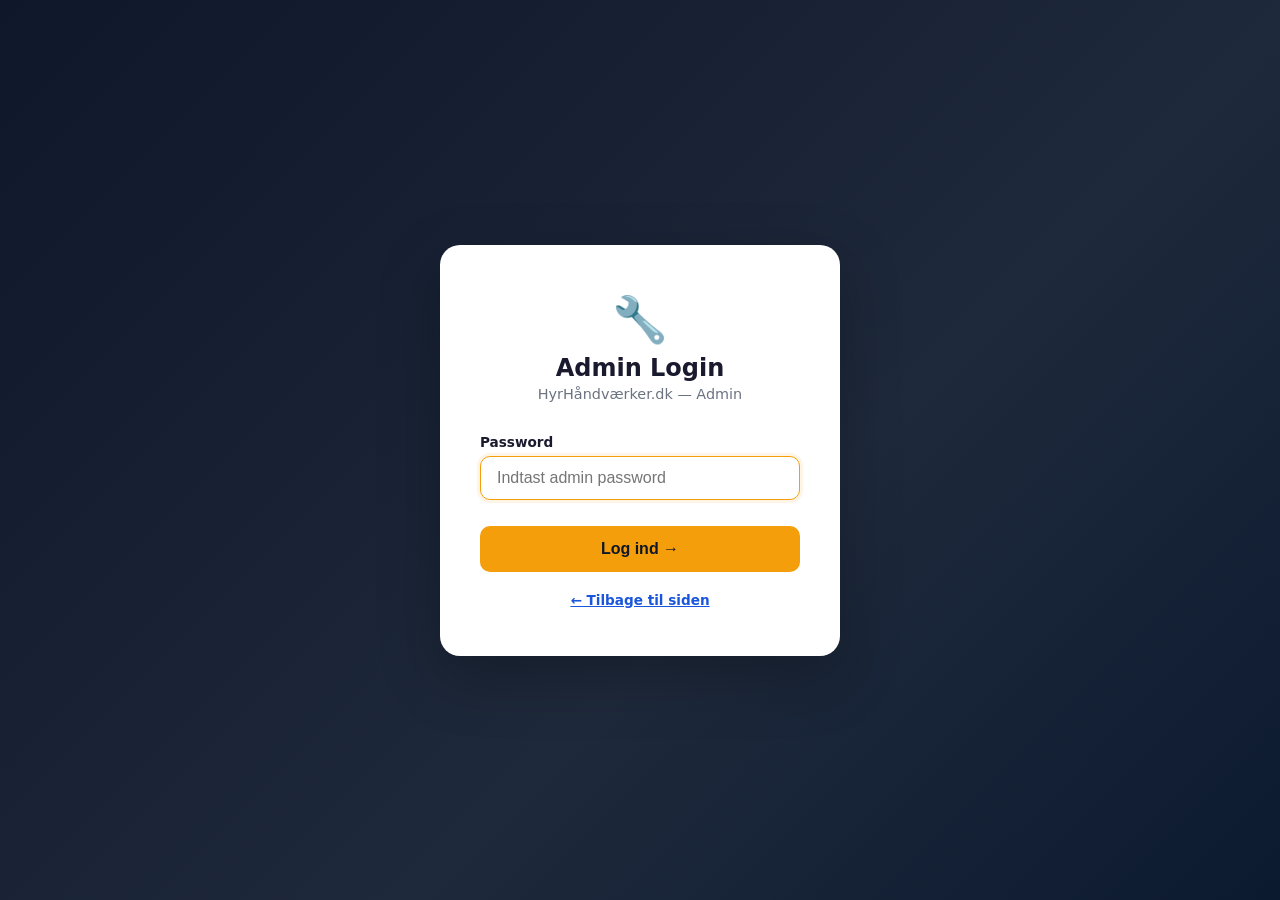
<file: admin.html>
<!DOCTYPE html>
<html lang="da">
<head>
  <meta charset="UTF-8" />
  <meta name="viewport" content="width=device-width, initial-scale=1.0" />
  <title>Admin – HyrHåndværker.dk</title>
  <style>
    *, *::before, *::after { box-sizing: border-box; margin: 0; padding: 0; }
    :root {
      --navy:#0f172a; --navy-2:#1e293b; --navy-3:#334155;
      --gold:#f59e0b; --gold-dark:#d97706; --gold-light:#fef3c7;
      --text:#0f172a; --muted:#64748b; --border:#e2e8f0; --bg:#f8fafc; --white:#fff;
      --green:#059669; --red:#dc2626; --orange:#f59e0b; --purple:#7c3aed;
      --link:#2563eb;
    }
    body { font-family: -apple-system, BlinkMacSystemFont, 'Segoe UI', system-ui, sans-serif; background: var(--bg); color: var(--text); min-height: 100vh; }

    /* TOPBAR */
    .topbar { background: var(--navy); color: #fff; padding: 0 24px; height: 60px; display: flex; align-items: center; justify-content: space-between; border-bottom: 2px solid var(--gold); }
    .topbar-logo { font-weight: 800; font-size: 1rem; display: flex; align-items: center; gap: 8px; color: var(--white); }
    .topbar-logo span { color: var(--gold); }
    .topbar-right { display: flex; align-items: center; gap: 16px; font-size: .88rem; color: #94a3b8; }
    .topbar-right a { color: #94a3b8; text-decoration: none; cursor: pointer; transition: color .15s; }
    .topbar-right a:hover { color: var(--gold); }

    /* LAYOUT */
    .layout { display: flex; min-height: calc(100vh - 60px); }
    .sidebar { width: 220px; background: var(--navy-2); border-right: 1px solid var(--navy-3); padding: 24px 0; flex-shrink: 0; }
    .sidebar a { display: flex; align-items: center; gap: 10px; padding: 11px 24px; font-size: .92rem; font-weight: 500; color: #94a3b8; text-decoration: none; cursor: pointer; transition: all .12s; border-left: 3px solid transparent; }
    .sidebar a:hover { background: rgba(245,158,11,.08); color: var(--gold); }
    .sidebar a.active { background: rgba(245,158,11,.12); color: var(--gold); border-left-color: var(--gold); font-weight: 700; }
    .sidebar-section { font-size: .7rem; font-weight: 700; text-transform: uppercase; letter-spacing: .1em; color: var(--navy-3); padding: 18px 24px 6px; }
    .main { flex: 1; padding: 32px; overflow-y: auto; }

    /* STAT CARDS */
    .stat-cards { display: grid; grid-template-columns: repeat(auto-fill, minmax(180px, 1fr)); gap: 16px; margin-bottom: 32px; }
    .stat-card { background: var(--white); border: 1px solid var(--border); border-radius: 12px; padding: 20px 24px; border-top: 3px solid var(--border); }
    .stat-card .val { font-size: 2.2rem; font-weight: 900; letter-spacing: -.02em; }
    .stat-card .lbl { font-size: .82rem; color: var(--muted); margin-top: 4px; }
    .stat-card.blue   { border-top-color: var(--link); } .stat-card.blue   .val { color: var(--link); }
    .stat-card.gold   { border-top-color: var(--gold); } .stat-card.gold   .val { color: var(--gold-dark); }
    .stat-card.green  { border-top-color: var(--green); } .stat-card.green  .val { color: var(--green); }
    .stat-card.purple { border-top-color: var(--purple); } .stat-card.purple .val { color: var(--purple); }

    /* SECTIONS */
    .section-head { display: flex; align-items: center; justify-content: space-between; margin-bottom: 20px; flex-wrap: wrap; gap: 12px; }
    .section-head h2 { font-size: 1.25rem; font-weight: 800; }
    .tab-panel { display: none; } .tab-panel.active { display: block; }

    /* TABLE */
    .table-wrap { background: var(--white); border: 1px solid var(--border); border-radius: 14px; overflow: hidden; box-shadow: 0 1px 3px rgba(0,0,0,.05); }
    table { width: 100%; border-collapse: collapse; font-size: .875rem; }
    thead { background: var(--bg); }
    th { padding: 12px 14px; text-align: left; font-weight: 700; color: var(--muted); font-size: .78rem; text-transform: uppercase; letter-spacing: .06em; border-bottom: 1px solid var(--border); }
    td { padding: 13px 14px; border-bottom: 1px solid var(--border); vertical-align: middle; }
    tr:last-child td { border-bottom: none; }
    tr:hover td { background: #fafbfc; }

    /* BADGES */
    .badge { display: inline-block; padding: 3px 10px; border-radius: 12px; font-size: .75rem; font-weight: 700; }
    .badge.featured { background: var(--gold-light); color: #92400e; }
    .badge.regular  { background: #f1f5f9; color: #64748b; }
    .badge.pending  { background: #fef3c7; color: #92400e; }
    .badge.active   { background: #d1fae5; color: #065f46; }
    .badge.basic    { background: #f1f5f9; color: #374151; }
    .badge.gold     { background: var(--gold-light); color: #92400e; }
    .badge.premium  { background: #ede9fe; color: #5b21b6; }
    .city-badge { display: inline-block; padding: 2px 8px; border-radius: 10px; font-size: .72rem; font-weight: 600; background: #eff6ff; color: var(--link); border: 1px solid #bfdbfe; }

    /* BUTTONS */
    .btn { display: inline-flex; align-items: center; gap: 6px; padding: 8px 14px; border-radius: 8px; font-size: .83rem; font-weight: 700; cursor: pointer; border: none; transition: all .15s; text-decoration: none; }
    .btn-gold   { background: var(--gold); color: var(--navy); }
    .btn-gold:hover   { background: var(--gold-dark); }
    .btn-navy   { background: var(--navy); color: #fff; }
    .btn-navy:hover   { background: var(--navy-2); }
    .btn-green  { background: var(--green); color: #fff; }
    .btn-green:hover  { background: #047857; }
    .btn-red    { background: var(--red); color: #fff; }
    .btn-red:hover    { background: #b91c1c; }
    .btn-ghost  { background: var(--bg); color: var(--text); border: 1px solid var(--border); }
    .btn-ghost:hover  { background: var(--border); }

    /* MODAL */
    .modal-overlay { display: none; position: fixed; inset: 0; background: rgba(0,0,0,.55); z-index: 999; align-items: center; justify-content: center; padding: 20px; backdrop-filter: blur(4px); }
    .modal-overlay.open { display: flex; }
    .modal { background: var(--white); border-radius: 18px; padding: 36px 32px; max-width: 560px; width: 100%; max-height: 90vh; overflow-y: auto; box-shadow: 0 20px 60px rgba(0,0,0,.3); position: relative; }
    .modal h3 { font-size: 1.25rem; font-weight: 800; margin-bottom: 22px; color: var(--navy); }
    .modal-close { position: absolute; top: 16px; right: 16px; background: var(--bg); border: none; border-radius: 50%; width: 32px; height: 32px; cursor: pointer; font-size: .95rem; color: var(--muted); display: flex; align-items: center; justify-content: center; transition: background .15s; }
    .modal-close:hover { background: var(--border); }
    .form-group { margin-bottom: 14px; }
    .form-group label { display: block; font-size: .82rem; font-weight: 700; margin-bottom: 5px; color: var(--text); }
    .form-group input, .form-group select, .form-group textarea {
      width: 100%; padding: 10px 12px; border: 1.5px solid var(--border); border-radius: 8px; font-size: .9rem; font-family: inherit; outline: none; transition: border-color .15s; background: var(--white);
    }
    .form-group input:focus, .form-group select:focus, .form-group textarea:focus { border-color: var(--gold); box-shadow: 0 0 0 3px rgba(245,158,11,.1); }
    .form-row { display: grid; grid-template-columns: 1fr 1fr; gap: 12px; }
    .form-check { display: flex; align-items: center; gap: 8px; font-size: .9rem; margin-bottom: 14px; padding: 12px; background: var(--gold-light); border-radius: 8px; border: 1px solid #fcd34d; }
    .form-check input { width: auto; }
    .modal-footer { display: flex; gap: 10px; justify-content: flex-end; margin-top: 24px; padding-top: 16px; border-top: 1px solid var(--border); }

    .empty-state { text-align: center; padding: 60px 20px; color: var(--muted); }
    .empty-state .icon { font-size: 3rem; margin-bottom: 12px; }
    .empty-state p { font-size: .95rem; }

    .search-input { padding: 9px 14px; border: 1.5px solid var(--border); border-radius: 8px; font-size: .9rem; outline: none; width: 240px; transition: border-color .15s; background: var(--white); }
    .search-input:focus { border-color: var(--gold); }

    .quick-actions { background: var(--white); border: 1px solid var(--border); border-radius: 14px; padding: 24px; }
    .quick-actions h3 { font-size: 1rem; font-weight: 700; margin-bottom: 16px; color: var(--navy); }

    .tip-box { background: #eff6ff; border: 1px solid #bfdbfe; border-radius: 10px; padding: 14px 18px; font-size: .88rem; color: #1e40af; margin-bottom: 20px; line-height: 1.6; }
    .tip-box strong { font-weight: 700; }

    @media(max-width:768px) {
      .layout { flex-direction: column; }
      .sidebar { width: 100%; padding: 8px 0; display: flex; overflow-x: auto; border-right: none; border-bottom: 1px solid var(--navy-3); }
      .sidebar a { white-space: nowrap; border-left: none; border-bottom: 3px solid transparent; }
      .sidebar a.active { border-left-color: transparent; border-bottom-color: var(--gold); }
      .main { padding: 16px; }
      .form-row { grid-template-columns: 1fr; }
    }
  </style>
</head>
<body>

<!-- TOPBAR -->
<div class="topbar">
  <div class="topbar-logo">🔧 HyrHåndværker<span>.dk</span> <span style="color:#475569;font-weight:400;margin-left:6px;font-size:.85rem">Admin</span></div>
  <div class="topbar-right">
    <a href="index.html" target="_blank">🌐 Se siden</a>
    <a onclick="logout()">← Log ud</a>
  </div>
</div>

<div class="layout">
  <!-- SIDEBAR -->
  <nav class="sidebar">
    <div class="sidebar-section">Dashboard</div>
    <a onclick="showTab('tab-overview')" id="nav-overview" class="active">📊 Oversigt</a>
    <div class="sidebar-section">Indhold</div>
    <a onclick="showTab('tab-listings')" id="nav-listings">🔧 Håndværkere</a>
    <a onclick="showTab('tab-signups')" id="nav-signups">📥 Tilmeldinger <span id="pending-badge" style="background:var(--gold);color:var(--navy);border-radius:10px;padding:1px 7px;font-size:.72rem;margin-left:4px;font-weight:800"></span></a>
  </nav>

  <!-- MAIN -->
  <main class="main">

    <!-- OVERVIEW -->
    <div id="tab-overview" class="tab-panel active">
      <h2 style="font-size:1.5rem;font-weight:900;margin-bottom:6px;color:var(--navy)">God dag 👋</h2>
      <p style="color:var(--muted);margin-bottom:28px;font-size:.95rem">Her er et overblik over HyrHåndværker.dk.</p>
      <div class="stat-cards">
        <div class="stat-card blue"><div class="val" id="ov-total">0</div><div class="lbl">Firmaer i alt</div></div>
        <div class="stat-card gold"><div class="val" id="ov-featured">0</div><div class="lbl">Fremhævet (betalt)</div></div>
        <div class="stat-card green"><div class="val" id="ov-signups">0</div><div class="lbl">Nye tilmeldinger</div></div>
        <div class="stat-card purple"><div class="val" id="ov-cities">0</div><div class="lbl">Byer dækket</div></div>
      </div>
      <div class="tip-box">💡 <strong>Tip:</strong> Ændringer du gemmer her vises automatisk på den offentlige side. Tilføj nye firmaer og marker dem som "Fremhævet" for at de vises øverst i søgeresultater.</div>
      <div class="quick-actions">
        <h3>Hurtige handlinger</h3>
        <div style="display:flex;gap:12px;flex-wrap:wrap">
          <button class="btn btn-gold" onclick="openAddModal()">＋ Tilføj firma</button>
          <button class="btn btn-ghost" onclick="showTab('tab-signups')">📥 Se tilmeldinger</button>
          <button class="btn btn-ghost" onclick="exportData()">⬇️ Eksporter data</button>
          <button class="btn btn-ghost" onclick="resetToDefault()" style="color:var(--red)">↩️ Nulstil til standard</button>
        </div>
      </div>
    </div>

    <!-- LISTINGS -->
    <div id="tab-listings" class="tab-panel">
      <div class="section-head">
        <h2>Håndværkere (<span id="listing-count">0</span>)</h2>
        <div style="display:flex;gap:10px;align-items:center;flex-wrap:wrap">
          <input class="search-input" id="listing-search" placeholder="🔍 Søg firma eller by..." oninput="renderListingsTable()" />
          <button class="btn btn-gold" onclick="openAddModal()">＋ Tilføj firma</button>
        </div>
      </div>
      <div class="table-wrap">
        <table>
          <thead><tr><th>Firma</th><th>By</th><th>Fag</th><th>Telefon</th><th>Type</th><th>Rating</th><th>Handlinger</th></tr></thead>
          <tbody id="listings-tbody"></tbody>
        </table>
      </div>
    </div>

    <!-- SIGNUPS -->
    <div id="tab-signups" class="tab-panel">
      <div class="section-head">
        <h2>Tilmeldinger (<span id="signup-count">0</span>)</h2>
        <button class="btn btn-ghost" onclick="clearApproved()">Ryd godkendte</button>
      </div>
      <div class="table-wrap">
        <table>
          <thead><tr><th>Firma</th><th>Fag</th><th>Pakke</th><th>E-mail</th><th>Dato</th><th>Status</th><th>Handlinger</th></tr></thead>
          <tbody id="signups-tbody"></tbody>
        </table>
      </div>
    </div>

  </main>
</div>

<!-- ADD/EDIT MODAL -->
<div id="listing-modal" class="modal-overlay" onclick="if(event.target===this)closeModal()">
  <div class="modal">
    <button class="modal-close" onclick="closeModal()">✕</button>
    <h3 id="modal-heading">Tilføj firma</h3>
    <input type="hidden" id="edit-id" value="" />

    <div class="form-row">
      <div class="form-group"><label>Firmanavn *</label><input type="text" id="e-name" placeholder="f.eks. Jensen El ApS" /></div>
      <div class="form-group"><label>Fag *</label>
        <select id="e-trade">
          <option value="elektriker">Elektriker</option>
          <option value="vvs">VVS-installatør</option>
          <option value="tømrer">Tømrer</option>
          <option value="maler">Maler</option>
          <option value="murer">Murer</option>
          <option value="tag">Tag &amp; Isolering</option>
          <option value="gulv">Gulvlægger</option>
          <option value="kloak">Kloakmester</option>
          <option value="glarmester">Glarmester</option>
        </select>
      </div>
    </div>

    <div class="form-row">
      <div class="form-group"><label>By *</label>
        <select id="e-city">
          <option value="københavn">København</option>
          <option value="aarhus">Aarhus</option>
          <option value="odense">Odense</option>
          <option value="aalborg">Aalborg</option>
          <option value="esbjerg">Esbjerg</option>
          <option value="vejle">Vejle</option>
          <option value="randers">Randers</option>
          <option value="roskilde">Roskilde</option>
          <option value="herning">Herning</option>
          <option value="silkeborg">Silkeborg</option>
          <option value="horsens">Horsens</option>
          <option value="kolding">Kolding</option>
          <option value="næstved">Næstved</option>
          <option value="viborg">Viborg</option>
        </select>
      </div>
      <div class="form-group"><label>Område / Dækningszone</label><input type="text" id="e-area" placeholder="f.eks. Aarhus C og omegn" /></div>
    </div>

    <div class="form-row">
      <div class="form-group"><label>Telefon *</label><input type="tel" id="e-phone" placeholder="12 34 56 78" /></div>
      <div class="form-group"><label>Hjemmeside</label><input type="url" id="e-website" placeholder="https://..." /></div>
    </div>

    <div class="form-group"><label>Kort beskrivelse <span style="font-weight:400;color:var(--muted)">(vises kun på fremhævede kort)</span></label><textarea id="e-desc" rows="2" placeholder="Hvad specialiserer firmaet sig i?"></textarea></div>

    <div class="form-row">
      <div class="form-group"><label>Rating (1.0–5.0)</label><input type="number" id="e-rating" min="1" max="5" step="0.1" placeholder="4.5" /></div>
      <div class="form-group"><label>Antal anmeldelser</label><input type="number" id="e-reviews" min="0" placeholder="12" /></div>
    </div>

    <div class="form-row">
      <div class="form-group"><label>Breddegrad (lat) <span style="font-weight:400;color:var(--muted)">til kort</span></label><input type="number" id="e-lat" step="any" placeholder="56.163" /></div>
      <div class="form-group"><label>Længdegrad (lng)</label><input type="number" id="e-lng" step="any" placeholder="10.203" /></div>
    </div>

    <div class="form-check">
      <input type="checkbox" id="e-featured" />
      <label for="e-featured"><strong>⭐ Fremhævet firma</strong> — vises øverst og har guldramme (betalt annonce)</label>
    </div>

    <div class="modal-footer">
      <button class="btn btn-ghost" onclick="closeModal()">Annuller</button>
      <button class="btn btn-gold" onclick="saveListing()">💾 Gem firma</button>
    </div>
  </div>
</div>

<script>
// ============================================================
// AUTH
// ============================================================
if (sessionStorage.getItem('hg_admin') !== 'true') {
  window.location.href = 'login.html';
}
function logout() {
  sessionStorage.removeItem('hg_admin');
  window.location.href = 'login.html';
}

// ============================================================
// DEFAULT DATA — rigtige firmaer
// ============================================================
const DEFAULT_LISTINGS = [
  { id:1, city:'nyborg', featured:true, name:"Maestro Tømrer & Snedker", trade:"tømrer", tradeLabel:"Tømrer", desc:"Erfaren tømrer med over 20 års erfaring. Gipsarbejde, facadebeklædning, vinduer og døre, gulve og tagarbejde. Arbejder i hele Danmark.", phone:"50 35 83 67", website:"https://hyrhaandvaerker.dk", area:"Nyborg, Fyn og hele Danmark", rating:5.0, reviewCount:1, lat:55.312, lng:10.790 },
];

const TRADE_LABELS = { elektriker:'Elektriker', vvs:'VVS-installatør', tømrer:'Tømrer', maler:'Maler', murer:'Murer', tag:'Tag & Isolering', gulv:'Gulvlægger', kloak:'Kloakmester', glarmester:'Glarmester' };
const CITY_LABELS  = { nyborg:'Nyborg', københavn:'København', aarhus:'Aarhus', odense:'Odense', aalborg:'Aalborg', esbjerg:'Esbjerg', vejle:'Vejle', randers:'Randers', roskilde:'Roskilde', herning:'Herning', silkeborg:'Silkeborg', horsens:'Horsens', kolding:'Kolding', næstved:'Næstved', viborg:'Viborg' };

function getListings() {
  const s = localStorage.getItem('hg_listings');
  if (s) { try { return JSON.parse(s); } catch(e) {} }
  return JSON.parse(JSON.stringify(DEFAULT_LISTINGS));
}
function saveListings(data) { localStorage.setItem('hg_listings', JSON.stringify(data)); }
function getSignups()  { const s = localStorage.getItem('hg_signups');  if (s) { try { return JSON.parse(s); } catch(e) {} } return []; }
function saveSignups(data) { localStorage.setItem('hg_signups', JSON.stringify(data)); }

// ============================================================
// TABS
// ============================================================
function showTab(id) {
  document.querySelectorAll('.tab-panel').forEach(p => p.classList.remove('active'));
  document.querySelectorAll('.sidebar a').forEach(a => a.classList.remove('active'));
  document.getElementById(id).classList.add('active');
  document.getElementById('nav-' + id.replace('tab-','')).classList.add('active');
  if (id === 'tab-listings') renderListingsTable();
  if (id === 'tab-signups')  renderSignupsTable();
  if (id === 'tab-overview') renderOverview();
}

// ============================================================
// OVERVIEW
// ============================================================
function renderOverview() {
  const listings = getListings();
  const signups  = getSignups().filter(s => s.status === 'pending');
  const cities   = new Set(listings.map(l => l.city)).size;
  document.getElementById('ov-total').textContent    = listings.length;
  document.getElementById('ov-featured').textContent = listings.filter(l => l.featured).length;
  document.getElementById('ov-signups').textContent  = signups.length;
  document.getElementById('ov-cities').textContent   = cities;
}

function updatePendingBadge() {
  const count = getSignups().filter(s => s.status === 'pending').length;
  document.getElementById('pending-badge').textContent = count > 0 ? count : '';
}

// ============================================================
// LISTINGS TABLE
// ============================================================
function renderListingsTable() {
  const listings = getListings();
  const q = (document.getElementById('listing-search')?.value || '').toLowerCase();
  const filtered = q ? listings.filter(l =>
    l.name.toLowerCase().includes(q) ||
    (l.city || '').toLowerCase().includes(q) ||
    l.tradeLabel.toLowerCase().includes(q)
  ) : listings;
  document.getElementById('listing-count').textContent = listings.length;

  const tbody = document.getElementById('listings-tbody');
  if (filtered.length === 0) {
    tbody.innerHTML = `<tr><td colspan="7"><div class="empty-state"><div class="icon">🔍</div><p>Ingen firmaer fundet.</p></div></td></tr>`;
    return;
  }
  tbody.innerHTML = filtered.map(l => `
    <tr>
      <td><strong>${l.name}</strong>${l.website ? `<br><a href="${l.website}" target="_blank" style="font-size:.75rem;color:var(--link)">${l.website}</a>` : ''}</td>
      <td><span class="city-badge">${CITY_LABELS[l.city] || l.city || '—'}</span></td>
      <td>${l.tradeLabel}</td>
      <td><a href="tel:${l.phone.replace(/\s/g,'')}">${l.phone}</a></td>
      <td><span class="badge ${l.featured ? 'featured' : 'regular'}">${l.featured ? '⭐ Fremhævet' : 'Gratis'}</span></td>
      <td style="font-size:.85rem">${l.rating ? `★ ${Number(l.rating).toFixed(1)} (${l.reviewCount})` : '—'}</td>
      <td style="display:flex;gap:6px;flex-wrap:wrap">
        <button class="btn btn-ghost" onclick="openEditModal(${l.id})">✏️</button>
        <button class="btn btn-ghost" onclick="toggleFeatured(${l.id})" title="${l.featured ? 'Fjern fremhævning' : 'Fremhæv firma'}" style="color:${l.featured ? 'var(--muted)' : 'var(--gold-dark)'}">${l.featured ? '▽' : '⭐'}</button>
        <button class="btn btn-ghost" onclick="deleteListing(${l.id})" style="color:var(--red)">🗑️</button>
      </td>
    </tr>`).join('');
}

// ============================================================
// SIGNUPS TABLE
// ============================================================
function renderSignupsTable() {
  const signups = getSignups();
  document.getElementById('signup-count').textContent = signups.length;
  const tbody = document.getElementById('signups-tbody');
  if (signups.length === 0) {
    tbody.innerHTML = `<tr><td colspan="7"><div class="empty-state"><div class="icon">📥</div><p>Ingen tilmeldinger endnu.<br>De vises her når folk klikker "Vælg pakke" på siden.</p></div></td></tr>`;
    return;
  }
  tbody.innerHTML = signups.slice().reverse().map(s => `
    <tr>
      <td><strong>${s.name}</strong><br><small style="color:var(--muted)">${s.phone}</small></td>
      <td>${s.trade}</td>
      <td><span class="badge ${s.plan.toLowerCase()}">${s.plan}</span><br><small style="color:var(--muted)">${s.amount} kr/md.</small></td>
      <td><a href="mailto:${s.email}" style="font-size:.85rem">${s.email}</a></td>
      <td style="font-size:.8rem;color:var(--muted)">${new Date(s.submittedAt).toLocaleDateString('da-DK')}</td>
      <td><span class="badge ${s.status}">${s.status === 'pending' ? '⏳ Afventer' : '✅ Aktiveret'}</span></td>
      <td style="display:flex;gap:6px;flex-wrap:wrap">
        ${s.status === 'pending' ? `<button class="btn btn-green" onclick="activateSignup('${s.id}')">✅ Aktivér</button>` : ''}
        <button class="btn btn-ghost" onclick="deleteSignup('${s.id}')" style="color:var(--red)">🗑️</button>
      </td>
    </tr>`).join('');
}

// ============================================================
// LISTING CRUD
// ============================================================
function openAddModal() {
  document.getElementById('modal-heading').textContent = 'Tilføj nyt firma';
  document.getElementById('edit-id').value = '';
  ['e-name','e-phone','e-website','e-area','e-desc','e-lat','e-lng'].forEach(id => document.getElementById(id).value = '');
  document.getElementById('e-trade').value    = 'elektriker';
  document.getElementById('e-city').value     = 'aarhus';
  document.getElementById('e-rating').value   = '';
  document.getElementById('e-reviews').value  = '';
  document.getElementById('e-featured').checked = false;
  document.getElementById('listing-modal').classList.add('open');
}

function openEditModal(id) {
  const l = getListings().find(x => x.id === id);
  if (!l) return;
  document.getElementById('modal-heading').textContent = 'Rediger firma';
  document.getElementById('edit-id').value        = id;
  document.getElementById('e-name').value         = l.name;
  document.getElementById('e-trade').value        = l.trade;
  document.getElementById('e-city').value         = l.city || 'aarhus';
  document.getElementById('e-phone').value        = l.phone;
  document.getElementById('e-website').value      = l.website || '';
  document.getElementById('e-area').value         = l.area || '';
  document.getElementById('e-desc').value         = l.desc || '';
  document.getElementById('e-rating').value       = l.rating || '';
  document.getElementById('e-reviews').value      = l.reviewCount || '';
  document.getElementById('e-lat').value          = l.lat || '';
  document.getElementById('e-lng').value          = l.lng || '';
  document.getElementById('e-featured').checked   = l.featured;
  document.getElementById('listing-modal').classList.add('open');
}

function closeModal() { document.getElementById('listing-modal').classList.remove('open'); }

function saveListing() {
  const name  = document.getElementById('e-name').value.trim();
  const phone = document.getElementById('e-phone').value.trim();
  if (!name || !phone) { alert('Firmanavn og telefon er påkrævet.'); return; }

  const trade    = document.getElementById('e-trade').value;
  const city     = document.getElementById('e-city').value;
  const listings = getListings();
  const editId   = parseInt(document.getElementById('edit-id').value) || null;

  const entry = {
    id:          editId || Date.now(),
    name, trade, city,
    tradeLabel:  TRADE_LABELS[trade] || trade,
    phone,
    website:     document.getElementById('e-website').value.trim(),
    area:        document.getElementById('e-area').value.trim(),
    desc:        document.getElementById('e-desc').value.trim(),
    rating:      parseFloat(document.getElementById('e-rating').value) || null,
    reviewCount: parseInt(document.getElementById('e-reviews').value) || 0,
    lat:         parseFloat(document.getElementById('e-lat').value) || null,
    lng:         parseFloat(document.getElementById('e-lng').value) || null,
    featured:    document.getElementById('e-featured').checked,
  };

  if (editId) {
    const idx = listings.findIndex(l => l.id === editId);
    if (idx !== -1) listings[idx] = entry;
  } else {
    listings.push(entry);
  }

  saveListings(listings);
  closeModal();
  renderListingsTable();
  renderOverview();
}

function deleteListing(id) {
  if (!confirm('Slet dette firma?')) return;
  saveListings(getListings().filter(l => l.id !== id));
  renderListingsTable();
  renderOverview();
}

function toggleFeatured(id) {
  const listings = getListings();
  const l = listings.find(x => x.id === id);
  if (l) l.featured = !l.featured;
  saveListings(listings);
  renderListingsTable();
  renderOverview();
}

// ============================================================
// SIGNUP ACTIONS
// ============================================================
function activateSignup(sid) {
  const signups = getSignups();
  const signup  = signups.find(s => String(s.id) === String(sid));
  if (!signup) return;
  signup.status = 'active';
  saveSignups(signups);

  const listings = getListings();
  const tradeKey = Object.entries(TRADE_LABELS).find(([k,v]) => v.toLowerCase().includes(signup.trade.toLowerCase()))?.[0] || 'elektriker';
  listings.push({
    id: Date.now(), name: signup.name,
    trade: tradeKey, tradeLabel: TRADE_LABELS[tradeKey],
    city: 'aarhus',
    phone: signup.phone, website: signup.website || '',
    area: signup.area || 'Danmark',
    desc: '', rating: null, reviewCount: 0,
    featured: signup.plan !== 'Basic',
    lat: null, lng: null,
  });
  saveListings(listings);
  renderSignupsTable();
  renderOverview();
  updatePendingBadge();
}

function deleteSignup(sid) {
  if (!confirm('Fjern denne tilmelding?')) return;
  saveSignups(getSignups().filter(s => String(s.id) !== String(sid)));
  renderSignupsTable();
  updatePendingBadge();
}

function clearApproved() {
  saveSignups(getSignups().filter(s => s.status === 'pending'));
  renderSignupsTable();
}

// ============================================================
// MISC
// ============================================================
function exportData() {
  const data = { listings: getListings(), signups: getSignups(), exportedAt: new Date().toISOString() };
  const blob = new Blob([JSON.stringify(data, null, 2)], { type: 'application/json' });
  const a = document.createElement('a');
  a.href = URL.createObjectURL(blob);
  a.download = `hyrhaandvaerker-backup-${new Date().toISOString().slice(0,10)}.json`;
  a.click();
}

function resetToDefault() {
  if (!confirm('Nulstil ALLE firmaer til de 44 standard-firmaer? Dette kan ikke fortrydes.')) return;
  localStorage.removeItem('hg_listings');
  renderListingsTable();
  renderOverview();
}

document.addEventListener('keydown', e => { if (e.key === 'Escape') closeModal(); });

// ============================================================
// INIT
// ============================================================
renderOverview();
updatePendingBadge();
</script>
</body>
</html>
</file>
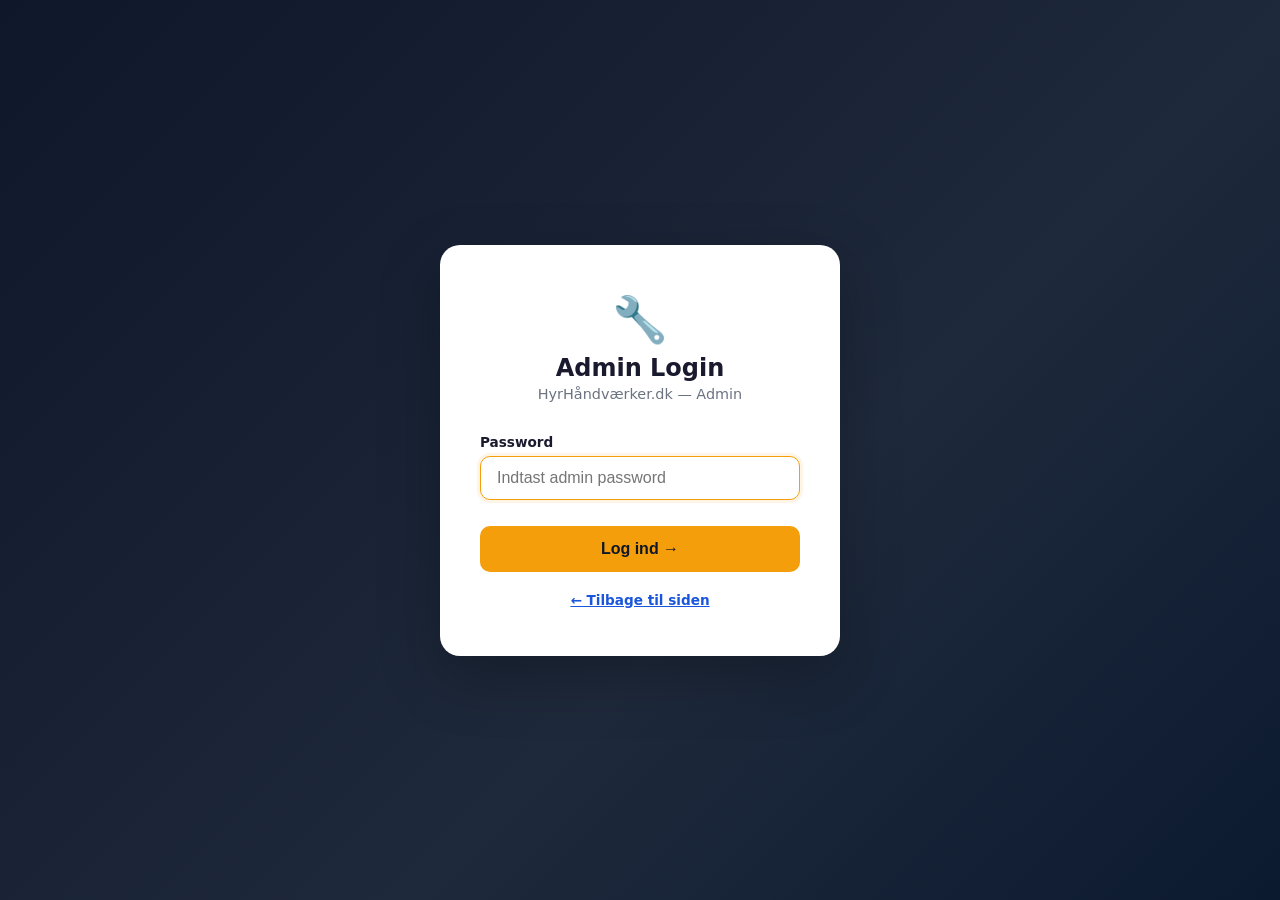
<file: login.html>
<!DOCTYPE html>
<html lang="da">
<head>
  <meta charset="UTF-8" />
  <meta name="viewport" content="width=device-width, initial-scale=1.0" />
  <title>Admin Login – HyrHåndværker.dk</title>
  <style>
    /* Change ADMIN_PASSWORD below to whatever you want */
    *, *::before, *::after { box-sizing: border-box; margin: 0; padding: 0; }
    body { font-family: -apple-system, BlinkMacSystemFont, 'Segoe UI', system-ui, sans-serif; background: linear-gradient(135deg, #0f172a 0%, #1e293b 60%, #0c1a30 100%); min-height: 100vh; display: flex; align-items: center; justify-content: center; padding: 20px; }

    .login-card {
      background: #fff;
      border-radius: 20px;
      padding: 48px 40px;
      width: 100%;
      max-width: 400px;
      box-shadow: 0 20px 60px rgba(0,0,0,.25);
      text-align: center;
    }
    .login-logo { font-size: 2.8rem; margin-bottom: 8px; }
    .login-title { font-size: 1.5rem; font-weight: 800; color: #1a1a2e; margin-bottom: 4px; }
    .login-sub { font-size: .9rem; color: #6b7280; margin-bottom: 32px; }

    .form-group { text-align: left; margin-bottom: 18px; }
    .form-group label { display: block; font-size: .85rem; font-weight: 600; color: #1a1a2e; margin-bottom: 6px; }
    .form-group input {
      width: 100%; padding: 12px 16px; border: 1.5px solid #e5e7eb;
      border-radius: 10px; font-size: 1rem; outline: none; transition: border-color .15s;
    }
    .form-group input:focus { border-color: #f59e0b; box-shadow: 0 0 0 3px rgba(245,158,11,.1); }

    .btn-login {
      width: 100%; padding: 14px; background: #f59e0b; color: #0f172a;
      border: none; border-radius: 10px; font-size: 1rem; font-weight: 800;
      cursor: pointer; transition: background .15s; margin-top: 8px;
    }
    .btn-login:hover { background: #d97706; }

    .error-msg { background: #fef2f2; border: 1px solid #fecaca; color: #b91c1c; border-radius: 8px; padding: 10px 14px; font-size: .88rem; margin-top: 16px; display: none; }
    .back-link { display: block; margin-top: 20px; font-size: .85rem; color: #6b7280; }
    .back-link a { color: #1a56db; font-weight: 600; }
  </style>
</head>
<body>
<div class="login-card">
  <div class="login-logo">🔧</div>
  <div class="login-title">Admin Login</div>
  <div class="login-sub">HyrHåndværker.dk — Admin</div>

  <div class="form-group">
    <label>Password</label>
    <input type="password" id="pwd" placeholder="Indtast admin password" onkeydown="if(event.key==='Enter')doLogin()" autofocus />
  </div>

  <button class="btn-login" onclick="doLogin()">Log ind →</button>
  <div class="error-msg" id="err">Forkert password. Prøv igen.</div>
  <div class="back-link"><a href="index.html">← Tilbage til siden</a></div>
</div>

<script>
  // ⚠️  SKIFT DETTE PASSWORD — det er kun gemt lokalt i browseren
  // For ægte sikkerhed, brug en backend med rigtig autentificering
  const _p = [104,121,114,65,100,109,105,110,50,48,50,54].map(c=>String.fromCharCode(c)).join('');

  function doLogin() {
    const pwd = document.getElementById('pwd').value;
    const err = document.getElementById('err');
    if (pwd === _p) {
      sessionStorage.setItem('hg_admin', 'true');
      window.location.href = 'admin.html';
    } else {
      err.style.display = 'block';
      document.getElementById('pwd').value = '';
      document.getElementById('pwd').focus();
    }
  }
</script>
</body>
</html>
</file>
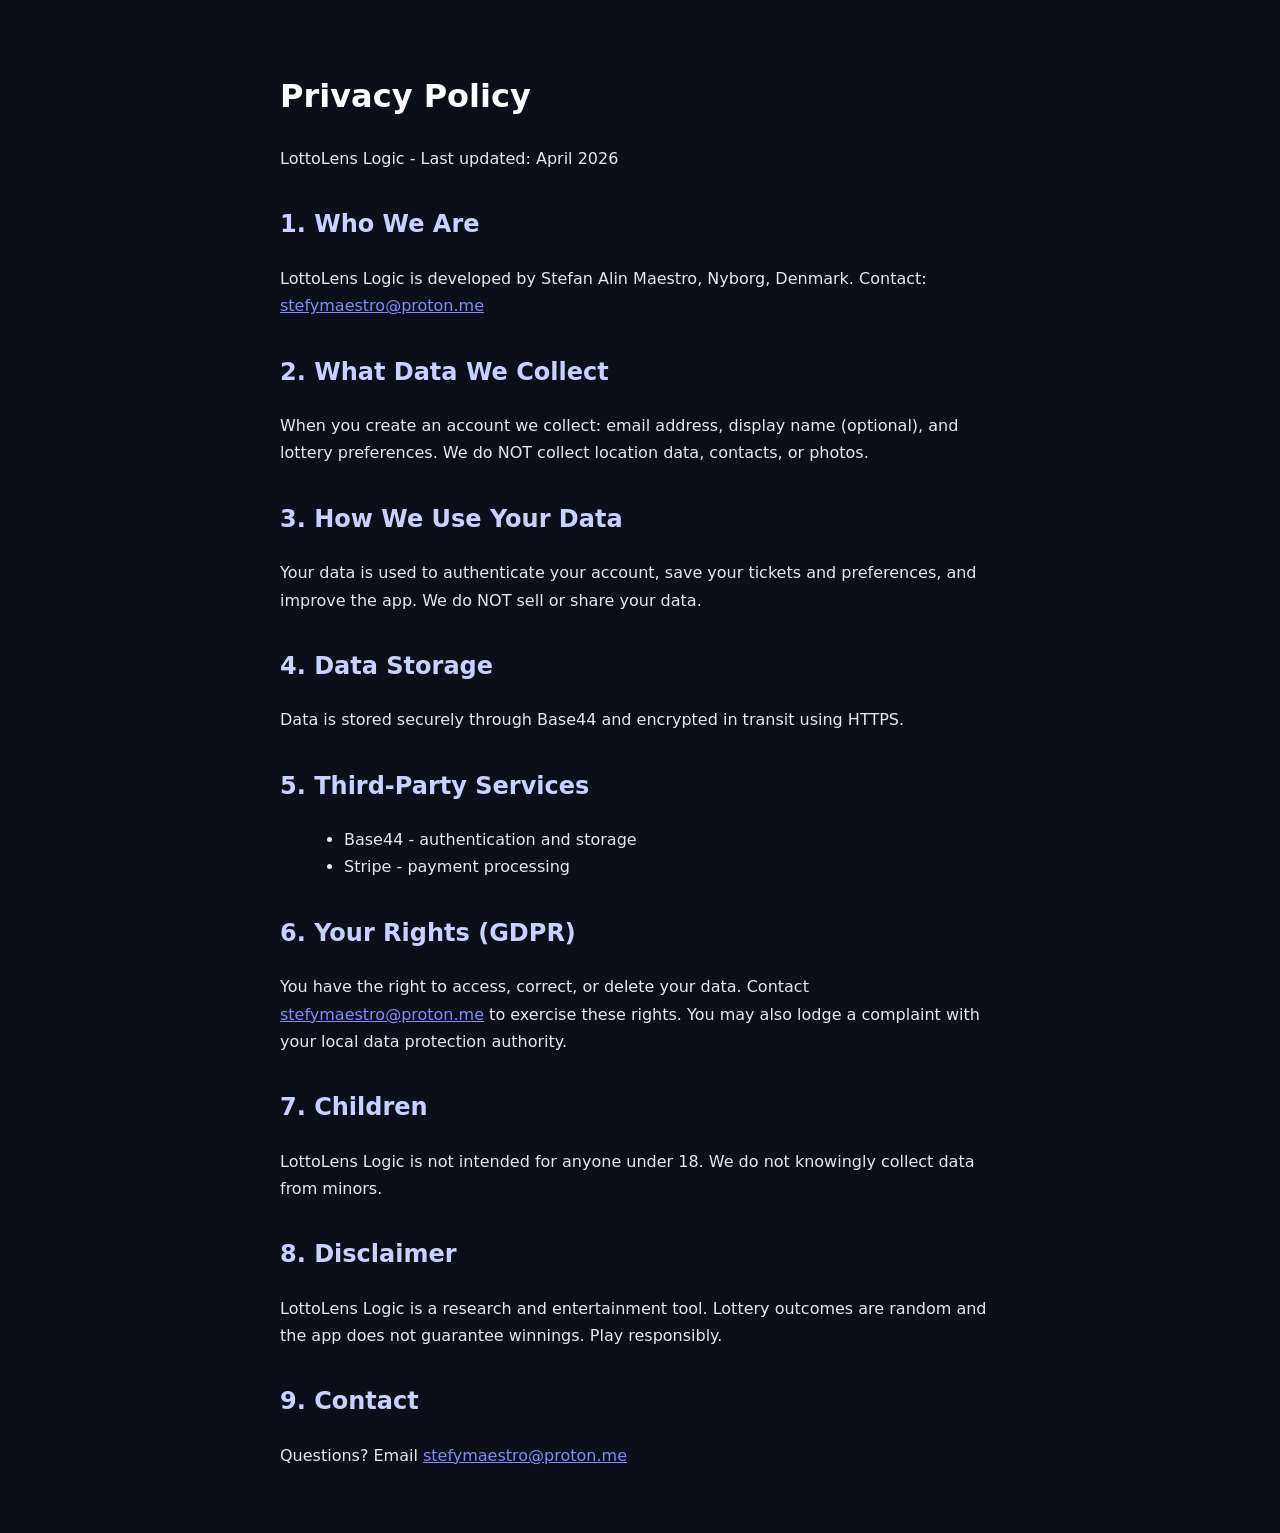
<file: lottolens-privacy.html>
<!DOCTYPE html>
<html lang="en">
<head>
<meta charset="UTF-8">
<meta name="viewport" content="width=device-width, initial-scale=1.0">
<title>Privacy Policy - LottoLens Logic</title>
<style>body{font-family:system-ui,sans-serif;background:#0B0F19;color:#e2e8f0;max-width:720px;margin:0 auto;padding:48px 24px;line-height:1.7}h1{color:#fff;font-size:2rem}h2{color:#c7d2fe;margin-top:32px}a{color:#818cf8}ul{margin:8px 0 16px 24px}p{margin-bottom:16px}</style>
</head>
<body>
<h1>Privacy Policy</h1>
<p>LottoLens Logic - Last updated: April 2026</p>
<h2>1. Who We Are</h2>
<p>LottoLens Logic is developed by Stefan Alin Maestro, Nyborg, Denmark. Contact: <a href="mailto:stefymaestro@proton.me">stefymaestro@proton.me</a></p>
<h2>2. What Data We Collect</h2>
<p>When you create an account we collect: email address, display name (optional), and lottery preferences. We do NOT collect location data, contacts, or photos.</p>
<h2>3. How We Use Your Data</h2>
<p>Your data is used to authenticate your account, save your tickets and preferences, and improve the app. We do NOT sell or share your data.</p>
<h2>4. Data Storage</h2>
<p>Data is stored securely through Base44 and encrypted in transit using HTTPS.</p>
<h2>5. Third-Party Services</h2>
<ul><li>Base44 - authentication and storage</li><li>Stripe - payment processing</li></ul>
<h2>6. Your Rights (GDPR)</h2>
<p>You have the right to access, correct, or delete your data. Contact <a href="mailto:stefymaestro@proton.me">stefymaestro@proton.me</a> to exercise these rights. You may also lodge a complaint with your local data protection authority.</p>
<h2>7. Children</h2>
<p>LottoLens Logic is not intended for anyone under 18. We do not knowingly collect data from minors.</p>
<h2>8. Disclaimer</h2>
<p>LottoLens Logic is a research and entertainment tool. Lottery outcomes are random and the app does not guarantee winnings. Play responsibly.</p>
<h2>9. Contact</h2>
<p>Questions? Email <a href="mailto:stefymaestro@proton.me">stefymaestro@proton.me</a></p>
</body>
</html>
</file>
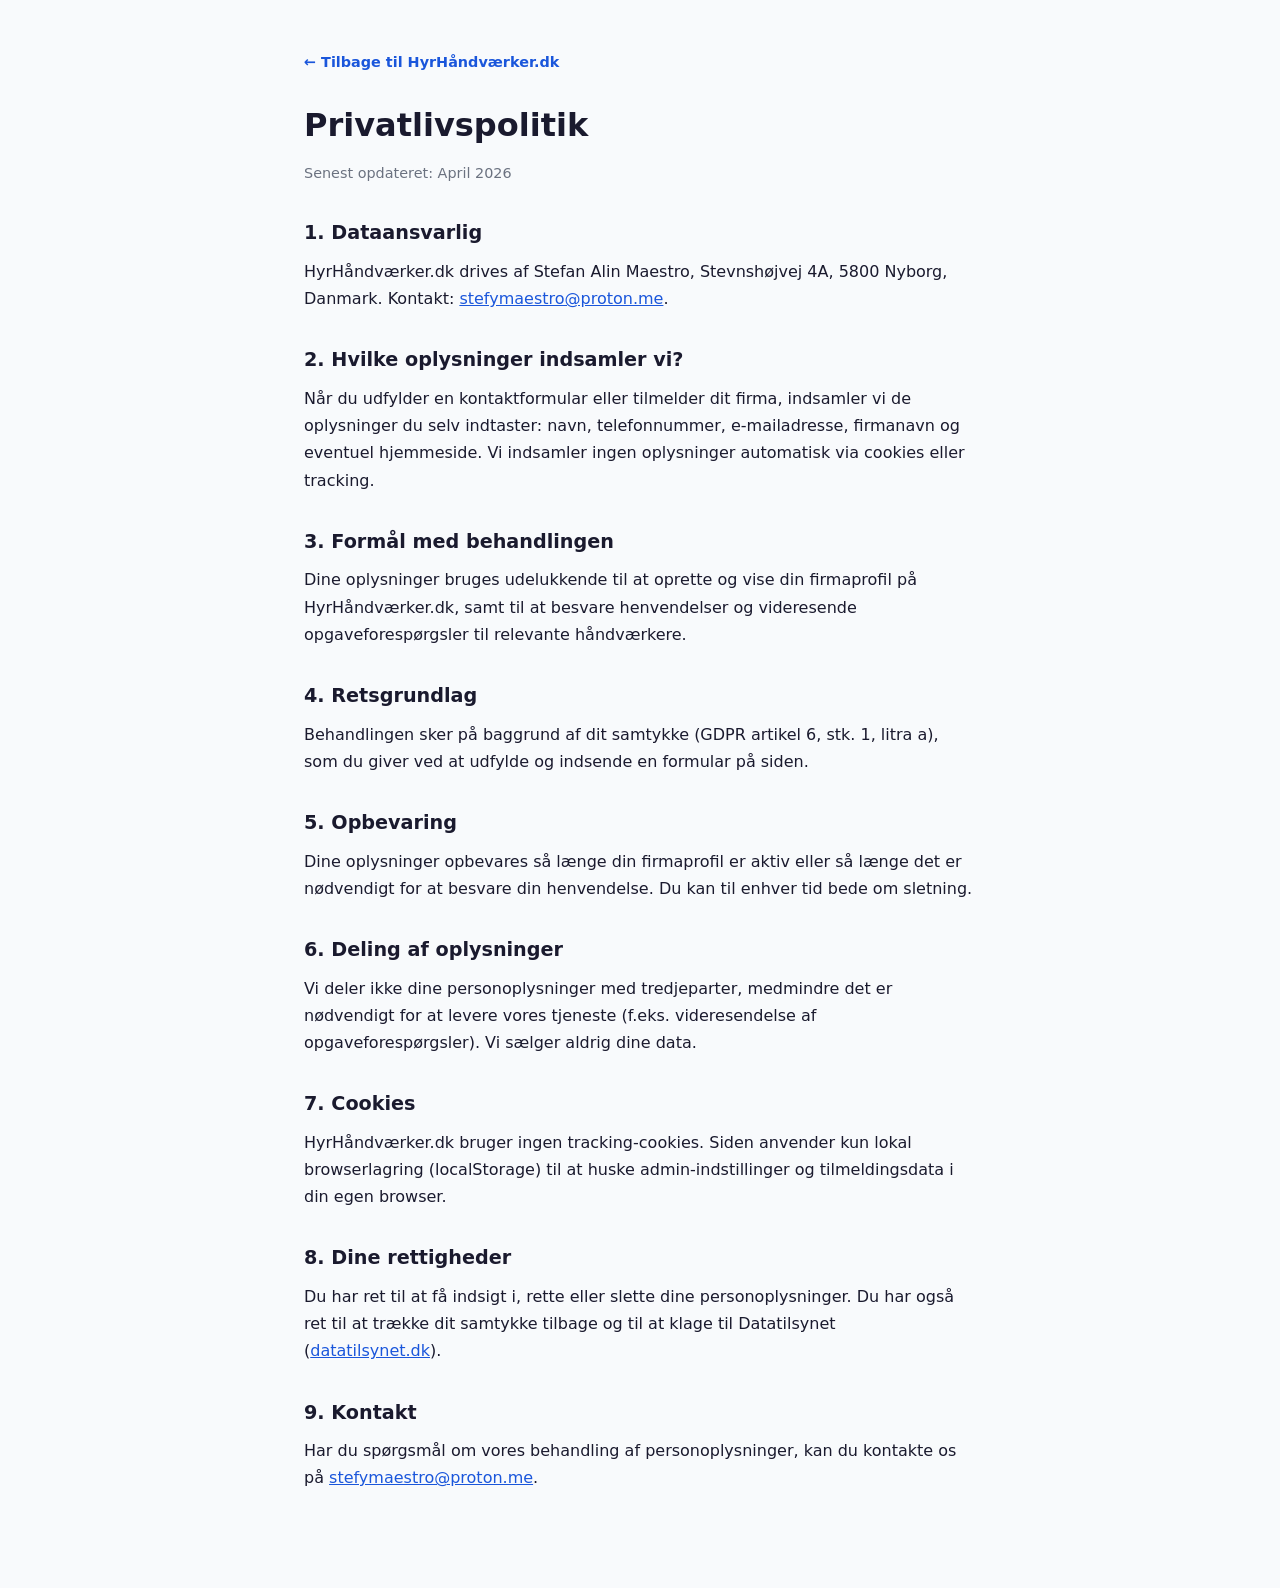
<file: privacy.html>
<!DOCTYPE html>
<html lang="da">
<head>
  <meta charset="UTF-8" />
  <meta name="viewport" content="width=device-width, initial-scale=1.0" />
  <title>Privatlivspolitik – HyrHåndværker.dk</title>
  <style>
    *, *::before, *::after { box-sizing: border-box; margin: 0; padding: 0; }
    body { font-family: -apple-system, BlinkMacSystemFont, 'Segoe UI', system-ui, sans-serif; background: #f8fafc; color: #1a1a2e; line-height: 1.7; }
    .container { max-width: 720px; margin: 0 auto; padding: 48px 24px 80px; }
    h1 { font-size: 2rem; font-weight: 800; margin-bottom: 8px; }
    .updated { font-size: .9rem; color: #6b7280; margin-bottom: 32px; }
    h2 { font-size: 1.2rem; font-weight: 700; margin-top: 32px; margin-bottom: 8px; }
    p { margin-bottom: 16px; }
    a { color: #1a56db; }
    .back-link { display: inline-block; margin-bottom: 24px; font-size: .9rem; color: #1a56db; text-decoration: none; font-weight: 600; }
    .back-link:hover { text-decoration: underline; }
  </style>
</head>
<body>
<div class="container">
  <a href="index.html" class="back-link">← Tilbage til HyrHåndværker.dk</a>

  <h1>Privatlivspolitik</h1>
  <p class="updated">Senest opdateret: April 2026</p>

  <h2>1. Dataansvarlig</h2>
  <p>HyrHåndværker.dk drives af Stefan Alin Maestro, Stevnshøjvej 4A, 5800 Nyborg, Danmark. Kontakt: <a href="mailto:stefymaestro@proton.me">stefymaestro@proton.me</a>.</p>

  <h2>2. Hvilke oplysninger indsamler vi?</h2>
  <p>Når du udfylder en kontaktformular eller tilmelder dit firma, indsamler vi de oplysninger du selv indtaster: navn, telefonnummer, e-mailadresse, firmanavn og eventuel hjemmeside. Vi indsamler ingen oplysninger automatisk via cookies eller tracking.</p>

  <h2>3. Formål med behandlingen</h2>
  <p>Dine oplysninger bruges udelukkende til at oprette og vise din firmaprofil på HyrHåndværker.dk, samt til at besvare henvendelser og videresende opgaveforespørgsler til relevante håndværkere.</p>

  <h2>4. Retsgrundlag</h2>
  <p>Behandlingen sker på baggrund af dit samtykke (GDPR artikel 6, stk. 1, litra a), som du giver ved at udfylde og indsende en formular på siden.</p>

  <h2>5. Opbevaring</h2>
  <p>Dine oplysninger opbevares så længe din firmaprofil er aktiv eller så længe det er nødvendigt for at besvare din henvendelse. Du kan til enhver tid bede om sletning.</p>

  <h2>6. Deling af oplysninger</h2>
  <p>Vi deler ikke dine personoplysninger med tredjeparter, medmindre det er nødvendigt for at levere vores tjeneste (f.eks. videresendelse af opgaveforespørgsler). Vi sælger aldrig dine data.</p>

  <h2>7. Cookies</h2>
  <p>HyrHåndværker.dk bruger ingen tracking-cookies. Siden anvender kun lokal browserlagring (localStorage) til at huske admin-indstillinger og tilmeldingsdata i din egen browser.</p>

  <h2>8. Dine rettigheder</h2>
  <p>Du har ret til at få indsigt i, rette eller slette dine personoplysninger. Du har også ret til at trække dit samtykke tilbage og til at klage til Datatilsynet (<a href="https://www.datatilsynet.dk" target="_blank" rel="noopener">datatilsynet.dk</a>).</p>

  <h2>9. Kontakt</h2>
  <p>Har du spørgsmål om vores behandling af personoplysninger, kan du kontakte os på <a href="mailto:stefymaestro@proton.me">stefymaestro@proton.me</a>.</p>
</div>
</body>
</html>
</file>
